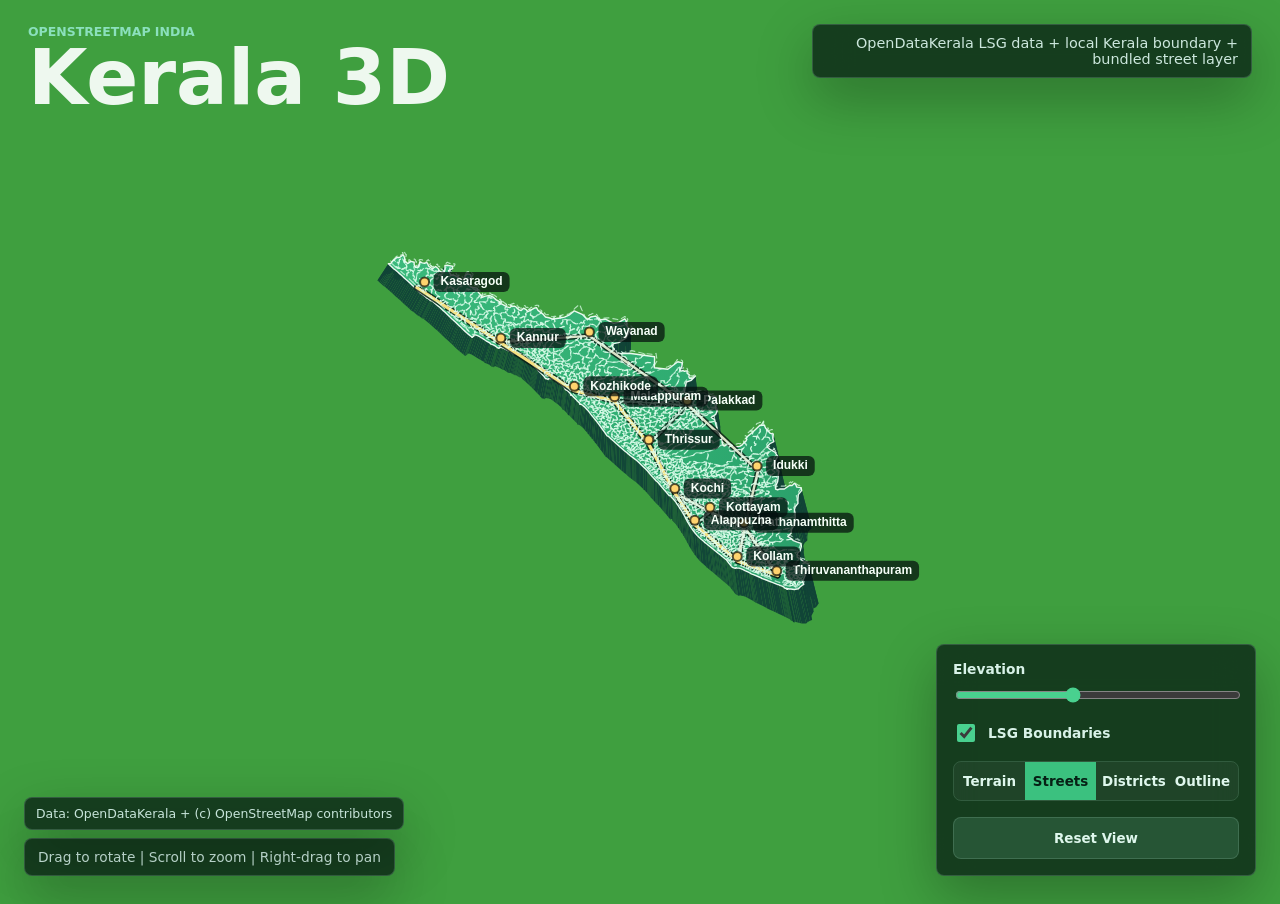
<file: index.html>
<!doctype html>
<html lang="en">
  <head>
    <meta charset="UTF-8" />
    <meta name="viewport" content="width=device-width, initial-scale=1.0" />
    <meta name="google-site-verification" content="g3fe2JIbb94PpeK-Ek7jM9B5vX5pQsgjEE-RNY8Zxvo" />
    <title>Kerala 3D OpenStreetMap View</title>
    <link rel="stylesheet" href="./styles.css" />
  </head>
  <body>
    <main id="app">
      <section class="viewport" aria-label="Interactive 3D Kerala map">
        <div id="scene"></div>
        <div
          id="loadingOverlay"
          class="loading-overlay"
          role="status"
          aria-live="polite"
          style="position:absolute;inset:0;z-index:10;display:grid;place-items:center;"
        >
          Loading...
        </div>
        <div class="topbar">
          <div>
            <p class="eyebrow">OpenStreetMap India</p>
            <h1>Kerala 3D</h1>
          </div>
          <div class="status" id="dataStatus">Loading OSM boundary...</div>
        </div>
        <aside class="panel" aria-label="Map controls">
          <label>
            Elevation
            <input id="heightRange" type="range" min="0.2" max="2.4" value="1.1" step="0.1" />
          </label>
          <label class="check-row">
            <input id="lsgToggle" type="checkbox" checked />
            LSG Boundaries
          </label>
          <div class="segmented" aria-label="Map mode">
            <button data-mode="terrain">Terrain</button>
            <button class="active" data-mode="streets">Streets</button>
            <button data-mode="districts">Districts</button>
            <button data-mode="outline">Outline</button>
          </div>
          <button id="resetView" class="wide-button">Reset View</button>
        </aside>
        <div class="hint">Drag to rotate | Scroll to zoom | Right-drag to pan</div>
        <a class="attribution" href="https://www.openstreetmap.org/copyright" target="_blank" rel="noreferrer">
          Data: OpenDataKerala + (c) OpenStreetMap contributors
        </a>
        <aside id="detailPanel" class="detail-panel hidden" aria-label="Selected local body detail">
          <div class="detail-head">
            <div>
              <p class="eyebrow">Selected LSG</p>
              <h2 id="detailTitle">Local body</h2>
            </div>
            <button id="detailClose" class="icon-button" aria-label="Close detail panel">x</button>
          </div>
          <canvas id="detailCanvas" width="420" height="300"></canvas>
          <div id="detailInfo" class="detail-info"></div>
        </aside>
      </section>
    </main>
    <script src="./kerala_lsg_data.js"></script>
    <script src="./kerala-boundary-nominatim.js"></script>
    <script src="./kerala_pbf_places.js"></script>
    <script src="./app.js" defer></script>
  </body>
</html>
</file>
<file: styles.css>
:root {
  color-scheme: dark;
  font-family: Inter, ui-sans-serif, system-ui, -apple-system, BlinkMacSystemFont, "Segoe UI", sans-serif;
  background: #3f9f3f;
  color: #eef8ef;
}

* {
  box-sizing: border-box;
}

body {
  margin: 0;
  min-height: 100vh;
  overflow: hidden;
}

#app,
.viewport,
#scene {
  width: 100vw;
  height: 100vh;
}

.viewport {
  position: relative;
  background: #3f9f3f;
}

#scene {
  position: absolute;
  inset: 0;
}

.topbar {
  position: absolute;
  top: 24px;
  left: 28px;
  right: 28px;
  display: flex;
  align-items: flex-start;
  justify-content: space-between;
  gap: 20px;
  pointer-events: none;
}

.eyebrow {
  margin: 0 0 4px;
  color: #8be0bd;
  font-size: 0.78rem;
  font-weight: 700;
  letter-spacing: 0;
  text-transform: uppercase;
}

h1 {
  margin: 0;
  font-size: clamp(2.35rem, 6vw, 5.4rem);
  line-height: 0.92;
  letter-spacing: 0;
}

.status,
.hint,
.panel,
.attribution {
  border: 1px solid rgba(191, 236, 218, 0.18);
  background: rgba(5, 20, 18, 0.7);
  box-shadow: 0 20px 55px rgba(0, 0, 0, 0.28);
  backdrop-filter: blur(18px);
}

#loadingOverlay,
.loading-overlay {
  position: absolute;
  inset: 0;
  z-index: 10;
  display: grid;
  place-items: center;
  color: #f5fff8;
  background:
    radial-gradient(circle at center, rgba(44, 170, 105, 0.22), transparent 34%),
    rgba(5, 20, 18, 0.72);
  font-size: clamp(1.4rem, 4vw, 3rem);
  font-weight: 900;
  letter-spacing: 0.02em;
  text-shadow: 0 5px 22px rgba(0, 0, 0, 0.7);
  pointer-events: none;
  transition: opacity 220ms ease, visibility 220ms ease;
}

#loadingOverlay.hidden,
.loading-overlay.hidden {
  opacity: 0;
  visibility: hidden;
}

.status {
  max-width: min(48vw, 440px);
  padding: 10px 13px;
  border-radius: 8px;
  color: #cce7dd;
  font-size: 0.9rem;
  text-align: right;
}

.panel {
  position: absolute;
  right: 24px;
  bottom: 24px;
  width: min(320px, calc(100vw - 48px));
  display: grid;
  gap: 16px;
  padding: 16px;
  border-radius: 8px;
}

label {
  display: grid;
  gap: 8px;
  color: #d8f2e8;
  font-size: 0.86rem;
  font-weight: 700;
}

.check-row {
  display: flex;
  align-items: center;
  gap: 10px;
}

.check-row input {
  width: 18px;
  height: 18px;
  accent-color: #49d18f;
}

input[type="range"] {
  width: 100%;
  accent-color: #49d18f;
}

.segmented {
  display: grid;
  grid-template-columns: repeat(4, 1fr);
  min-height: 40px;
  overflow: hidden;
  border: 1px solid rgba(177, 224, 203, 0.18);
  border-radius: 8px;
}

button {
  min-width: 0;
  border: 0;
  color: #dff7ed;
  background: rgba(255, 255, 255, 0.04);
  font: inherit;
  font-size: 0.84rem;
  font-weight: 800;
  cursor: pointer;
}

button.active {
  background: #3bc17f;
  color: #062015;
}

.wide-button {
  min-height: 42px;
  border-radius: 8px;
  background: rgba(139, 224, 189, 0.14);
  border: 1px solid rgba(177, 224, 203, 0.18);
}

.icon-button {
  width: 36px;
  height: 36px;
  border-radius: 8px;
  border: 1px solid rgba(177, 224, 203, 0.2);
}

.detail-panel {
  position: absolute;
  top: 116px;
  left: 24px;
  width: min(430px, calc(100vw - 48px));
  max-height: calc(100vh - 220px);
  overflow: auto;
  padding: 14px;
  border: 1px solid rgba(191, 236, 218, 0.18);
  border-radius: 8px;
  background: rgba(5, 20, 18, 0.82);
  box-shadow: 0 20px 55px rgba(0, 0, 0, 0.34);
  backdrop-filter: blur(18px);
}

.detail-panel.hidden {
  display: none;
}

.detail-head {
  display: flex;
  align-items: flex-start;
  justify-content: space-between;
  gap: 12px;
  margin-bottom: 12px;
}

h2 {
  margin: 0;
  font-size: 1.15rem;
  line-height: 1.15;
  letter-spacing: 0;
}

#detailCanvas {
  display: block;
  width: 100%;
  height: auto;
  border: 1px solid rgba(191, 236, 218, 0.18);
  border-radius: 8px;
  background: #071411;
}

.detail-info {
  display: grid;
  gap: 7px;
  margin-top: 12px;
  color: #d8f2e8;
  font-size: 0.86rem;
  line-height: 1.35;
}

.detail-info strong {
  color: #ffffff;
}

.hint {
  position: absolute;
  left: 24px;
  bottom: 24px;
  padding: 10px 13px;
  border-radius: 8px;
  color: #c7e4da;
  font-size: 0.86rem;
}

.attribution {
  position: absolute;
  left: 24px;
  bottom: 70px;
  padding: 8px 11px;
  border-radius: 8px;
  color: #c7e4da;
  font-size: 0.78rem;
  text-decoration: none;
}

.label {
  color: #f5fff8;
  font-size: 12px;
  font-weight: 800;
  text-shadow: 0 2px 8px rgba(0, 0, 0, 0.85);
  white-space: nowrap;
  pointer-events: none;
}

@media (max-width: 720px) {
  .topbar {
    top: 16px;
    left: 16px;
    right: 16px;
    display: block;
  }

  .status {
    max-width: 100%;
    margin-top: 10px;
    text-align: left;
  }

  .hint {
    left: 16px;
    bottom: 194px;
  }

  .attribution {
    left: 16px;
    bottom: 238px;
  }

  .panel {
    right: 16px;
    bottom: 16px;
    width: calc(100vw - 32px);
  }

  .detail-panel {
    top: 122px;
    left: 16px;
    width: calc(100vw - 32px);
    max-height: calc(100vh - 330px);
  }
}
</file>
